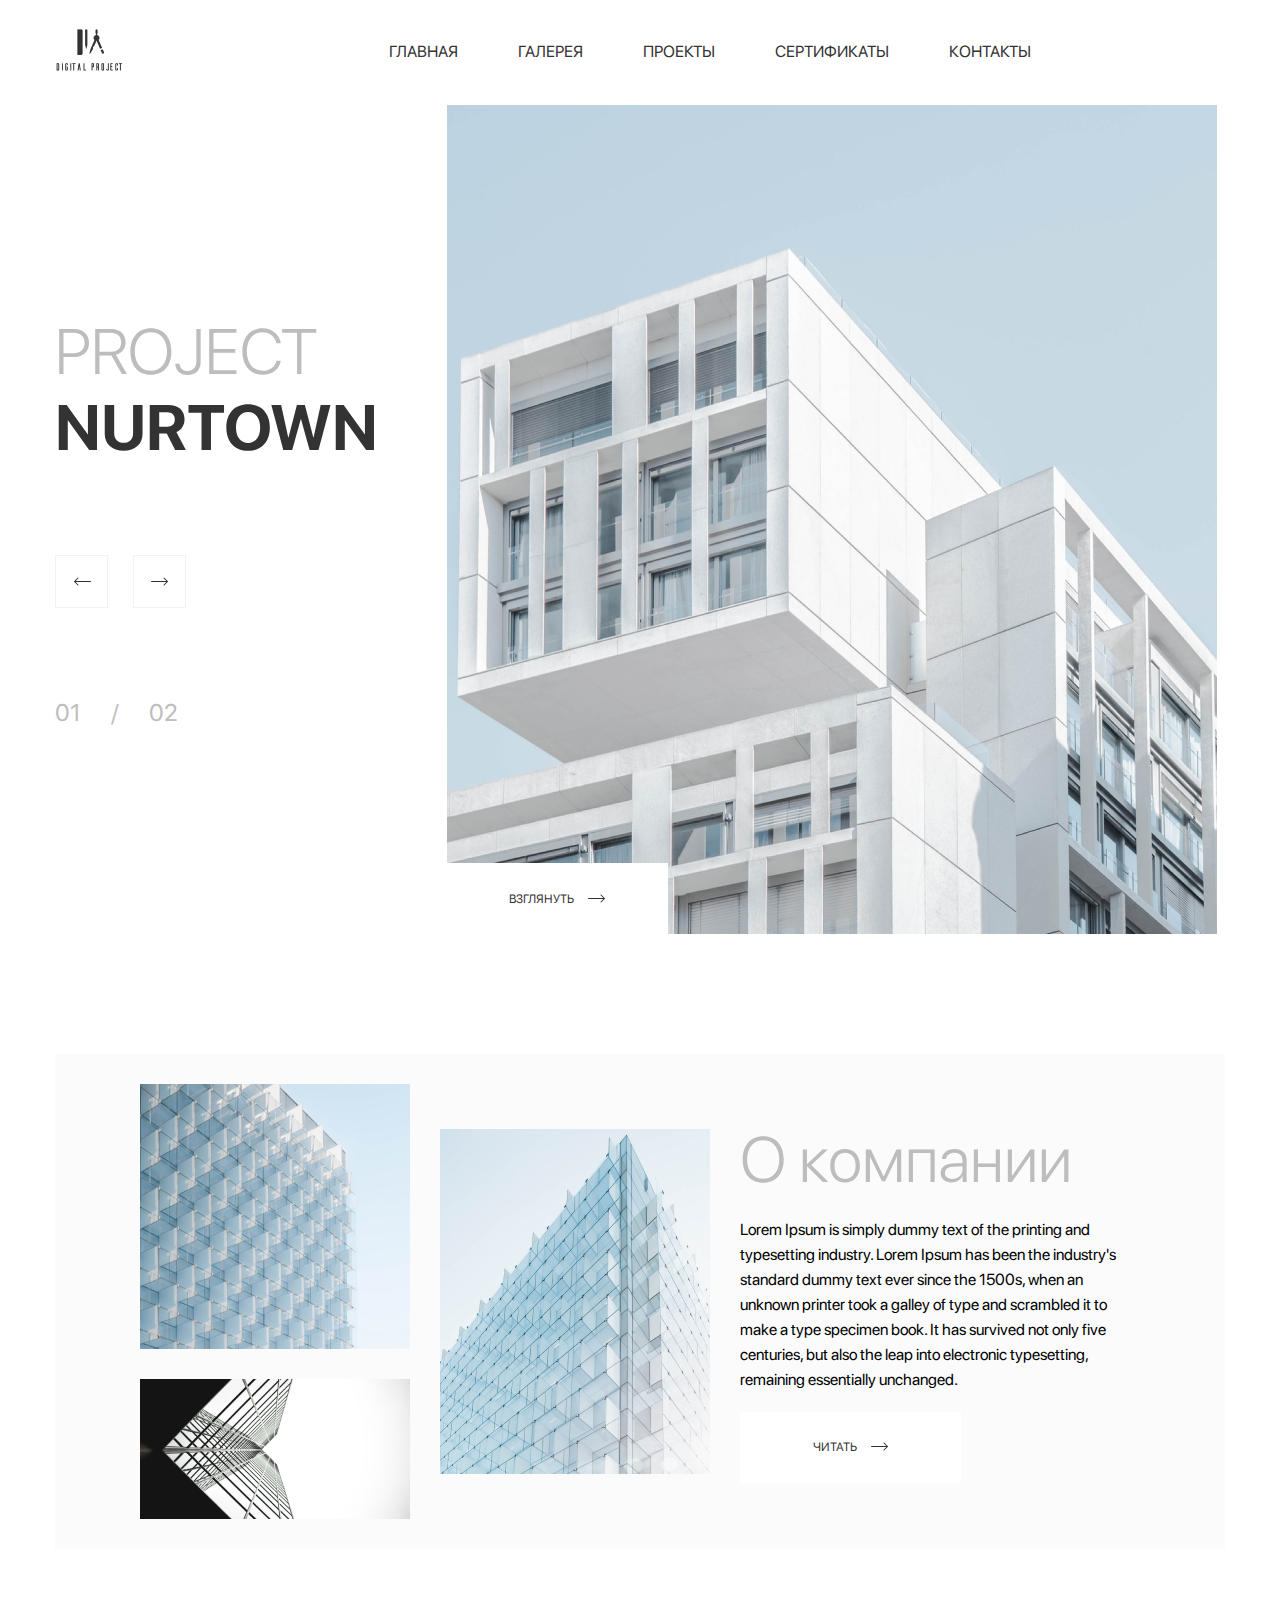
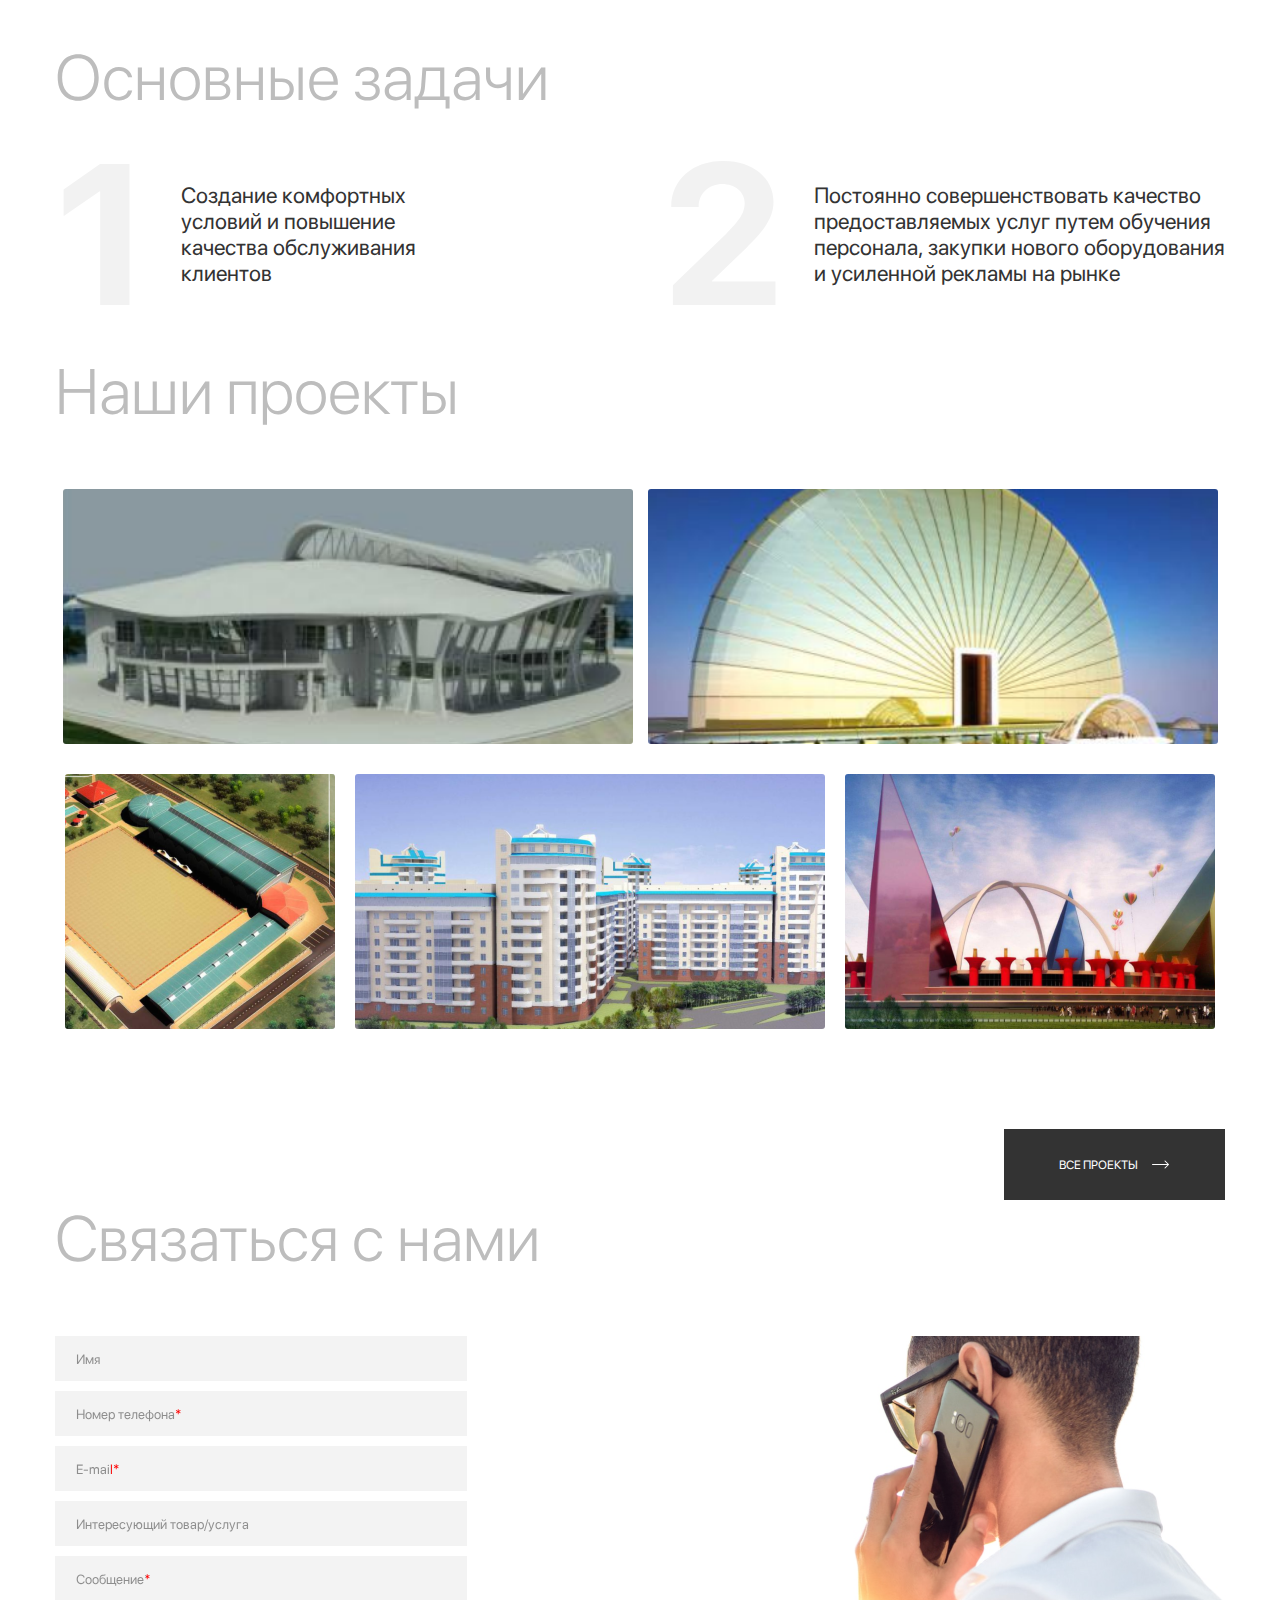
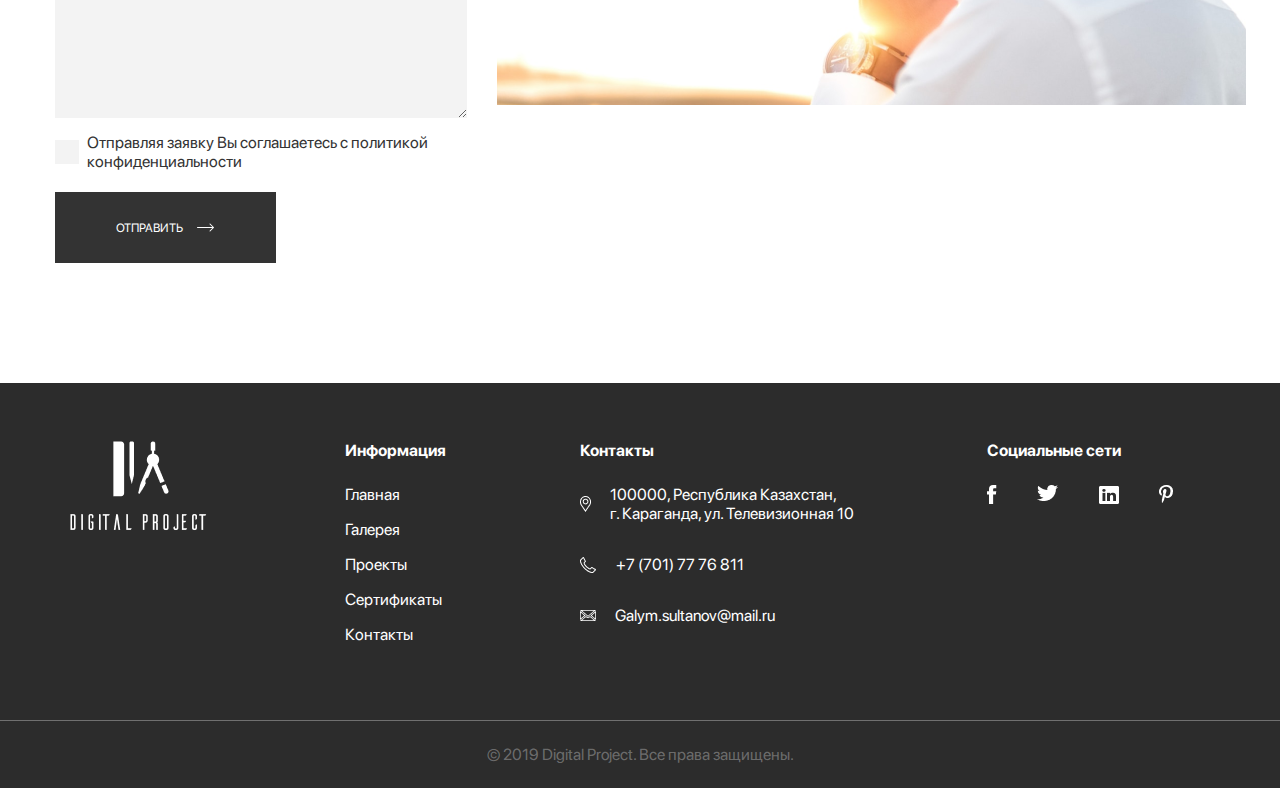
<file: index.html>
<!DOCTYPE html>
<html lang="en">
<head>
    <meta charset="UTF-8">
    <meta name="viewport" content="width=device-width, initial-scale=1.0">
    <title>DIGITAL PROJECT</title>
    <link rel="stylesheet" href="style.css">
</head>
<body>
    <div class="container">
        <header class="logo-navigation">
            <img src="image/logo.png" alt="" class="logo">
            <nav class="navigation">
                <a href="">ГЛАВНАЯ</a>
                <a href="gallery.html">ГАЛЕРЕЯ</a>
                <a href="">ПРОЕКТЫ</a>
                <a href="">СЕРТИФИКАТЫ</a>
                <a href="">КОНТАКТЫ</a>
            </nav>
        </header>

        <div class="PROJECT-NURTOWN">
            <div class="name-button">
                <h1>PROJECT<br>
                <span id="NURTOWN">NURTOWN</span></h1>

                <div class="button-slider">
                    <button id="prev"><img src="image/row-right.png" alt=""></button>
                    <button id="next"><img src="image/row-right.png" alt=""></button>
                </div>

                <div class="num-slides">
                    <h2><span class="num-change">01</span> / 02</h2>
                </div>
            </div>

            <div class="slider-wrapper">
                <button class="transition-button">ВЗГЛЯНУТЬ <img src="image/row-right.png" alt=""></button>
                <div class="slider">                    
                    <img src="image/PN1.png" alt="" id="slide-1">
                    <img src="image/PN2.jpg" alt="" id="slide-2">
                </div>
            </div>
        </div>

        <div class="About-Company">
            <div class="photo-office">
                <div class="right-photo">
                    <img src="image/about_company1.png" alt="">
                    <img src="image/about_company3.png" alt="">
                </div>
                <img src="image/about_company2.png" alt="">
            </div>

            <div class="adout-us">
                <h1>О компании</h1>
                <p>Lorem Ipsum is simply dummy text of the printing and typesetting industry. Lorem Ipsum has been the industry's standard dummy text ever since the 1500s, when an unknown printer took a galley of type and scrambled it to make a type specimen book. It has survived not only five centuries, but also the leap into electronic typesetting, remaining essentially unchanged.</p>
                <button class="transition-button">ЧИТАТЬ <img src="image/row-right.png" alt=""></button>
            </div>
        </div>

        <div class="main-task">
            <h1>Основные задачи</h1>
            <div class="num-task">
                <div class="r-tusk">
                    <span class="big-number">1</span>
                    <p class="text-task">Создание комфортных<br>
                        условий и повышение<br>
                        качества обслуживания<br>
                        клиентов</p>
                </div>
                <div class="l-tusk">
                    <span class="big-number">2</span>
                    <p class="text-task">Постоянно совершенствовать качество<br>
                        предоставляемых услуг путем обучения<br>
                        персонала, закупки нового оборудования<br>
                        и усиленной рекламы на рынке</p>
                </div>
            </div>
        </div>

        <div class="our-projects">
           <h1 class="title">Наши проекты</h1>
            <div class="projects">
                <!-- проекты сверху -->
                <div class="upper">
                    <!-- проект 1 -->
                    <div class="thumbs">
                        <img src="image/project_main1.png" />
                        <div class="caption">
                            <span class="title">ДОСУГОВЫЙ ЦЕНТР</span>
                            <span class="info"><button class="info-button">ПОДРОБНЕЕ <img src="image/row-right-white.png" alt="" class="info-image"></button></span>
                        </div>
                    </div>
                    <!-- проект 2 -->
                    <div class="thumbs">
                        <img src="image/project_main2.png"/>
                        <div class="caption">
                            <span class="title">РАМПА</span>
                            <span class="info"><button class="info-button">ПОДРОБНЕЕ <img src="image/row-right-white.png" alt="" class="info-image"></button></span>
                        </div>
                    </div>
                </div>
                <!-- проекты снизу -->
                <div class="down">
                    <!-- проект 1 -->
                    <div class="thumbs">
                        <img src="image/project_main3.png" id="image-info1"/>
                        <div class="caption">
                            <span class="title">ПОЛЕ</span>
                            <span class="info"><button class="info-button">ПОДРОБНЕЕ <img src="image/row-right-white.png" alt="" class="info-image"></button></span>
                        </div>
                    </div>
                    <!-- проект 2 -->
                    <div class="thumbs">
                        <img src="image/project_main4.png" id="image-info2"/>
                        <div class="caption">
                            <span class="title">ОТЕЛЬ</span>
                            <span class="info"><button class="info-button">ПОДРОБНЕЕ <img src="image/row-right-white.png" alt="" class="info-image"></button></span>
                        </div>
                    </div>
                    <!-- проект 3 -->
                    <div class="thumbs">
                        <img src="image/project_main5.png" id="image-info3"/>
                        <div class="caption">
                            <span class="title">ПАРК</span>
                            <span class="info"><button class="info-button">ПОДРОБНЕЕ <img src="image/row-right-white.png" alt="" class="info-image"></button></span>
                        </div>
                    </div>
                </div>

            </div>
            <div class="button-container">
                <button class="button-black">ВСЕ ПРОЕКТЫ <img src="image/row-right-white.png" alt=""></button>
            </div>
        </div>

        <div class="contact-us">
            <h1 class="title">Связаться с нами</h1>
            <div class="form-and-image">
                <form  class="form">
                    <input type="text" placeholder="Имя" class="name">
                    <input name="phone" data-phone-pattern class="phone" placeholder="Номер телефона*" required>
                    <input type="email" placeholder="E-mail*" required class="email">
                    <input type="text" placeholder="Интересующий товар/услуга" class="item">
                    <textarea name="comment" placeholder="Сообщение*" class="textarea" required></textarea>
                    <div class="checkbox-access">
                        <input type="checkbox" class="custom-checkbox" id="happy" name="happy" value="yes" required>
                        <label for="happy" class="access">
                            Отправляя заявку Вы соглашаетесь с политикой<br>
                            конфиденциальности
                        </label>
                    </div>
                    <button type="button" class="button-black" id="but">ОТПРАВИТЬ <img src="image/row-right-white.png" alt=""></button>
                </form>
                <img src="image/contact.png" alt="" class="contact-image">
            </div>
        </div>

        <div class="popup-ths hidden-popup">
            <div class="popup-content">
                <div class="close"><img src="image/close.png" alt=""></div>
                <img src="image/success.png" alt="" class="success-image">
                <h1 class="success-title">Спасибо !</h1>
                <p class="success-text">Ваше сообщение отправлено мы свяжемся с вами в <br>ближайшее время</p>
                <button class="button-black" id="success-button">ВЕРНУТСЯ НАЗАД</button>
            </div>
        </div>
    </div>

    <footer>
        <div class="up-footer">
            <img src="image/logo-white.png" alt=""> 

            <div class="information">
                <h1 class="title-footer">Информация</h1>
                <nav class="information-content">
                    <a href="" class="information-item">Главная</a>
                    <a href="" class="information-item">Галерея</a>
                    <a href="" class="information-item">Проекты</a>
                    <a href="" class="information-item">Сертификаты</a>
                    <a href="" class="information-item">Контакты</a>
                </nav>
            </div>
    
            <div class="contact">
                <h1 class="title-footer">Контакты</h1>
                <div class="content-contact">
                    <img src="image/geo.png" alt="">
                    <p>100000, Республика Казахстан,<br> г. Караганда, ул. Телевизионная 10</p>
                </div>
    
                <div class="content-contact">
                    <img src="image/phone.png" alt="">
                    <p>+7 (701) 77 76 811</p>
                </div>
    
                <div class="content-contact">
                    <img src="image/mail.png" alt="">
                    <p>Galym.sultanov@mail.ru</p>
                </div>
            </div>
    
            <div class="social">
                <h1 class="title-footer">Социальные сети</h1>
                <div class="content-social">
                    <a href=""><img src="image/facebook.png" alt=""></a>
                    <a href=""><img src="image/twitter.png" alt=""></a>
                    <a href=""><img src="image/Linked In.png" alt=""></a>
                    <a href=""><img src="image/pininterest.png" alt=""></a>
                </div>
            </div>
        </div>

        <div class="down-footer">
            <p>© 2019 Digital Project. Все права защищены.</p>
        </div>
    </footer>
    <script src="main.js"></script>
</body>
</html>
</file>
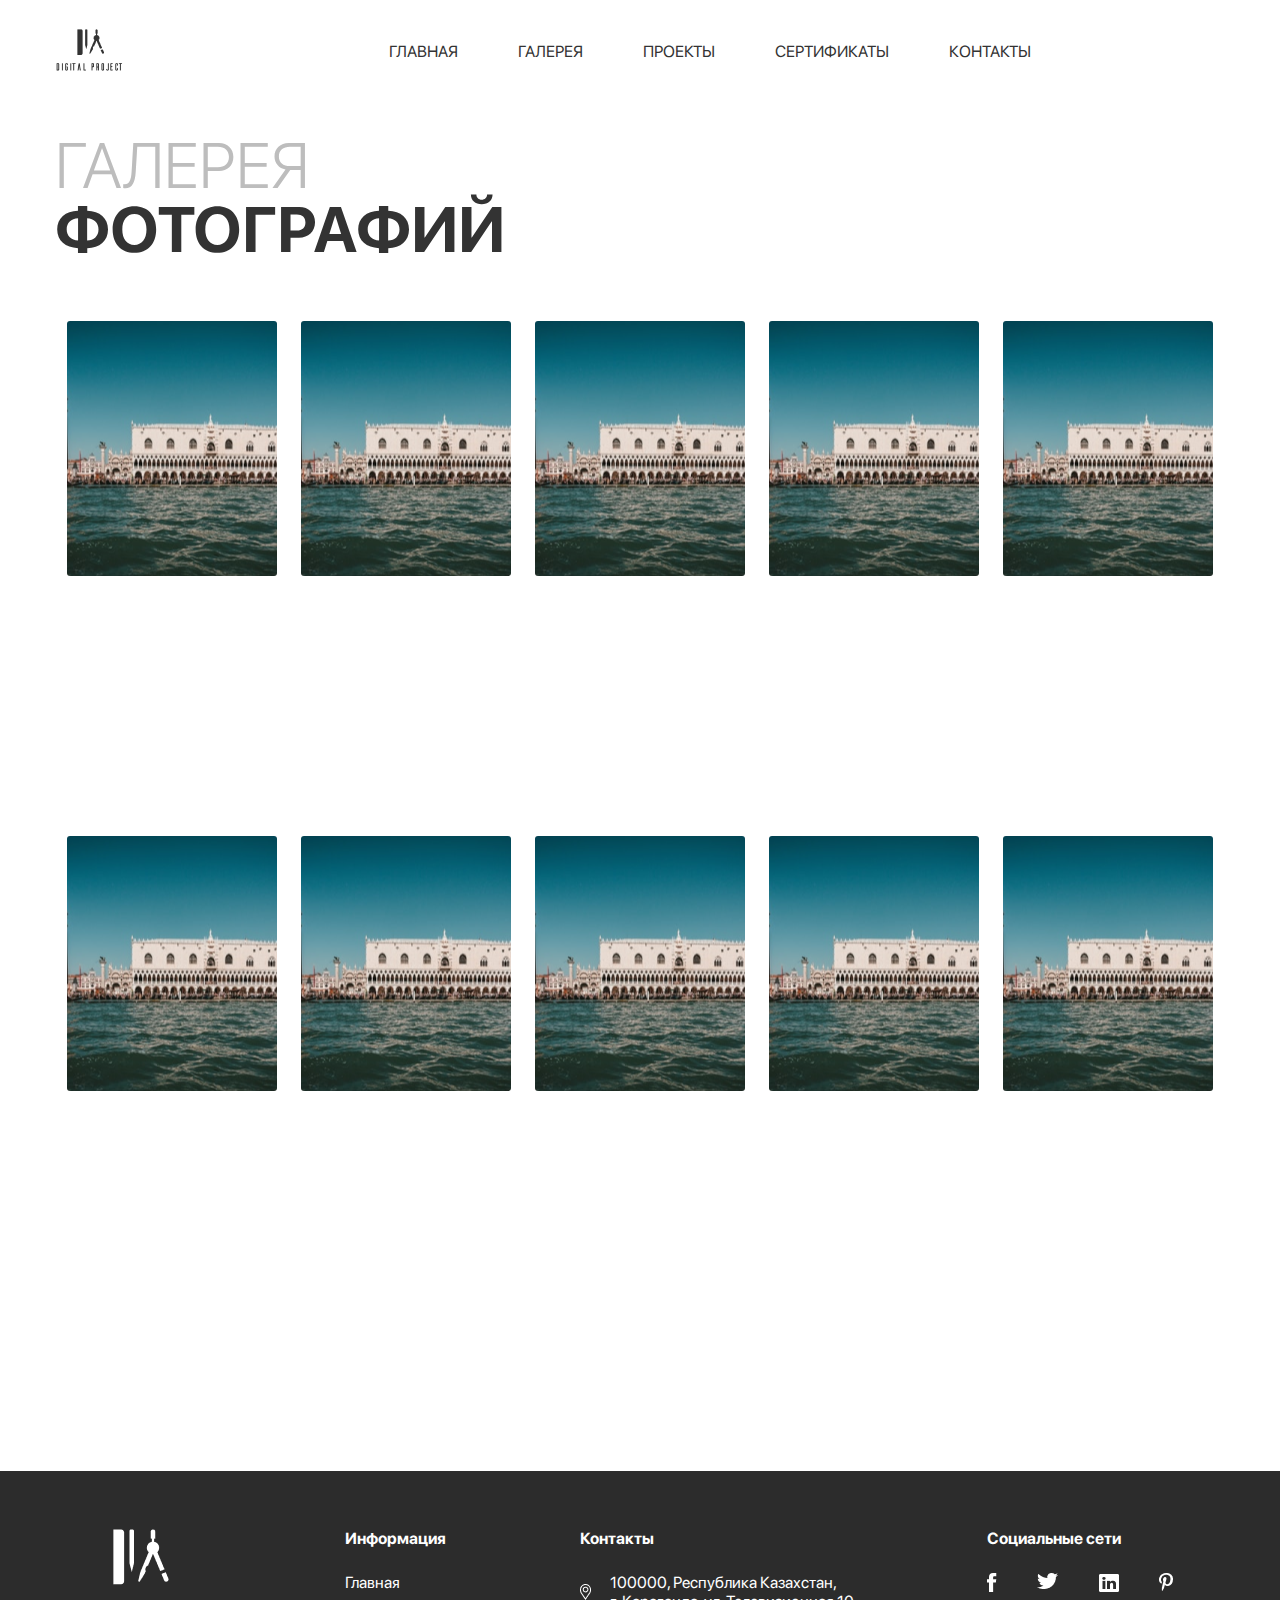
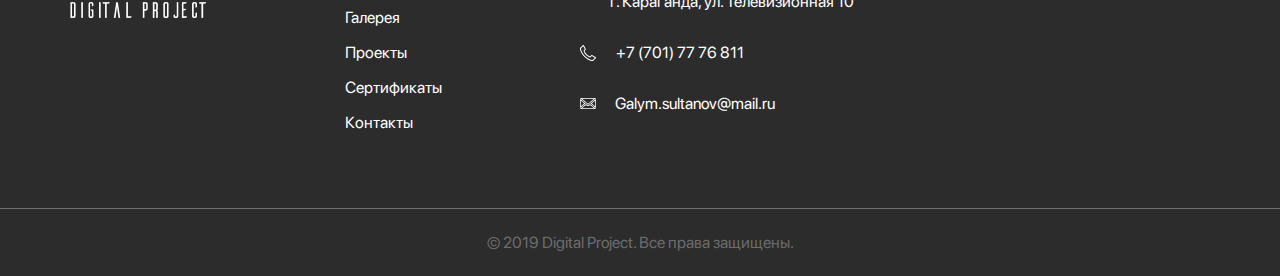
<file: gallery.html>
<!DOCTYPE html>
<html lang="en">
<head>
    <meta charset="UTF-8">
    <meta name="viewport" content="width=device-width, initial-scale=1.0">
    <title>DIGITAL PROJECT</title>
    <link rel="stylesheet" href="style-gallery.css">
</head>
<body>
    <div class="container">
        <header class="logo-navigation">
            <img src="image/logo.png" alt="" class="logo">
            <nav class="navigation">
                <a href="index.html">ГЛАВНАЯ</a>
                <a href="">ГАЛЕРЕЯ</a>
                <a href="">ПРОЕКТЫ</a>
                <a href="">СЕРТИФИКАТЫ</a>
                <a href="">КОНТАКТЫ</a>
            </nav>
        </header>
        
        <div class="gallery">
            <h1 class="title-gallery">ГАЛЕРЕЯ<br><span>ФОТОГРАФИЙ</span></h1>
            <div class="gallery-content">
                <div class="gc-up">
                    <div class="thumbs">
                        <div class="photo"></div>
                    
                        <div class="caption">
                            <p class="title">Красивое фото.</p>
                        </div>
                    </div>

                    <div class="thumbs">
                        <div class="photo"></div>
                    
                        <div class="caption">
                            <p class="title">Красивое фото.</p>
                        </div>
                    </div>

                    <div class="thumbs">
                        <div class="photo"></div>
                    
                        <div class="caption">
                            <p class="title">Красивое фото.</p>
                        </div>
                    </div>

                    <div class="thumbs">
                        <div class="photo"></div>
                    
                        <div class="caption">
                            <p class="title">Красивое фото.</p>
                        </div>
                    </div>

                    <div class="thumbs">
                        <div class="photo"></div>
                    
                        <div class="caption">
                            <p class="title">Красивое фото.</p>
                        </div>
                    </div>
                </div>

                <div class="gc-down">

                    <div class="thumbs">
                        <div class="photo"></div>
                    
                        <div class="caption">
                            <p class="title">Красивое фото.</p>
                        </div>
                    </div>

                    
                    <div class="thumbs">
                        <div class="photo"></div>
                    
                        <div class="caption">
                            <p class="title">Красивое фото.</p>
                        </div>
                    </div>

                    
                    <div class="thumbs">
                        <div class="photo"></div>
                    
                        <div class="caption">
                            <p class="title">Красивое фото.</p>
                        </div>
                    </div>

                    
                    <div class="thumbs">
                        <div class="photo"></div>
                    
                        <div class="caption">
                            <p class="title">Красивое фото.</p>
                        </div>
                    </div>

                    
                    <div class="thumbs">
                        <div class="photo"></div>
                    
                        <div class="caption">
                            <p class="title">Красивое фото.</p>
                        </div>
                    </div>
                </div>
            </div>
        </div>
    </div>
    <footer>
        <div class="up-footer">
            <img src="image/logo-white.png" alt=""> 

            <div class="information">
                <h1 class="title-footer">Информация</h1>
                <nav class="information-content">
                    <a href="" class="information-item">Главная</a>
                    <a href="" class="information-item">Галерея</a>
                    <a href="" class="information-item">Проекты</a>
                    <a href="" class="information-item">Сертификаты</a>
                    <a href="" class="information-item">Контакты</a>
                </nav>
            </div>
    
            <div class="contact">
                <h1 class="title-footer">Контакты</h1>
                <div class="content-contact">
                    <img src="image/geo.png" alt="">
                    <p>100000, Республика Казахстан,<br> г. Караганда, ул. Телевизионная 10</p>
                </div>
    
                <div class="content-contact">
                    <img src="image/phone.png" alt="">
                    <p>+7 (701) 77 76 811</p>
                </div>
    
                <div class="content-contact">
                    <img src="image/mail.png" alt="">
                    <p>Galym.sultanov@mail.ru</p>
                </div>
            </div>
    
            <div class="social">
                <h1 class="title-footer">Социальные сети</h1>
                <div class="content-social">
                    <a href=""><img src="image/facebook.png" alt=""></a>
                    <a href=""><img src="image/twitter.png" alt=""></a>
                    <a href=""><img src="image/Linked In.png" alt=""></a>
                    <a href=""><img src="image/pininterest.png" alt=""></a>
                </div>
            </div>
        </div>

        <div class="down-footer">
            <p>© 2019 Digital Project. Все права защищены.</p>
        </div>
    </footer>
</body>
</html>
</file>
<file: style.css>
@font-face{
    font-family: 'TTHoves-reg';
    src: url(font/TTHoves/TTHoves-Regular.eot);
}
@font-face{
    font-family: 'TTHoves-light';
    src: url(font/TTHoves/TTHoves-Light.eot);
}
@font-face{
    font-family: 'TTHoves-bold';
    src: url(font/TTHoves/TTHoves-Bold.eot);
}
@font-face{
    font-family: 'SFPD-bold';
    src: url(font/SFPD/SF-Pro-Display-Bold.otf);
}
@font-face{
    font-family: 'SFPD-reg';
    src: url(font/SFPD/SF-Pro-Display-Regular.otf);
}
@font-face{
    font-family: 'SFPD-light';
    src: url(font/SFPD/SF-Pro-Display-Light.otf);
}
*{
    margin: 0 auto;
    padding: 0;
    font-family: 'SFPD-reg';
    font-weight: 300;
    text-decoration: none;
    color: #333333;
}
.hidden{
    display: none;
}
/* Общий контейнер */
.container{
    max-width: 1170px;
    width: 100%;
    margin-top: 29px;
}
/* блок с навигацией и лого */
.logo-navigation{
    display: flex;
    justify-content: space-between;
    align-items: center;
    margin-bottom: 32px;
}
/* лого */
.logo{
    margin: 0;
}
/* стили для ссылок в навигации */
.navigation a{
    padding: 0px 30px;
    display: inline-block;
}
.navigation a::after{
	content: "";
    display: block;
    bottom: -3px;
    width: 0;
    left: 0;
    right: 0;
    margin: 0 auto;
    height: 1px;
    background-color: #333333;
    transition: width 0.5s, opacity 0.8s;
}
.navigation a::before{
	content: "";
    display: block;
    bottom: -3px;
    width: 0;
    height: 1px;
    left: 0;
    right: 0;
    margin: 0 auto;
    background-color: #333333;
    transition: width 0.5s, opacity 0.8s;
}
.navigation a:hover:after,
.navigation a:hover:before{
    width: 100%;
    left: 0;
    right: 0;
    margin: 0 auto;
}
.navigation{
margin-left: 20%;
    display: flex;
}
/* блок с слайдером */
.PROJECT-NURTOWN{
    display: flex;
}
.name-button{
    margin: 0;
    display: flex;
    flex-direction: column;
    justify-content: center;
}
.name-button h1{
    color: #BDBDBD;
    font-family: 'SFPD-light';
    font-size: 64px;
}
#NURTOWN{
    font-family: 'SFPD-bold';
    font-size: 64px;
}
.button-slider{
    margin: 90px 0px;
}
/* кнопки переключения слайдов и их стили */
#prev,#next{
    width: 53px;
    height: 53px;
    background-color: #ffff;
    border: #F2F2F2 solid 1px;
    transition: 1s;
}
#prev:hover
,#next:hover{
    background-color: #F9F9F9;
}
#prev img{
    transform: scaleX(-1);
}
#prev{
    margin-right: 22px;
}
/* номер слайда */
.num-slides{
    margin: 0;
}
.num-slides h2{
    word-spacing:25px;
    color: #BDBDBD;
}
.num-change{
    
    color: #BDBDBD;
}
/* слайдер */
.slider{
    width: 770px;
    height: 829px;
    z-index: 1;
}
.slide-active{
    opacity: 1;
}
#slide-1, #slide-2{
    position: absolute;
    width: 770px;
    height: 829px;
    transition: opacity 2s ease; 
    z-index: 0;
}

.slider-wrapper button{
    z-index: 2;
    position: absolute;
}
.transition-button{
    text-align: center;
    word-spacing:12px;
    width: 221px;
    height: 71px;
    border: none;
    background-color: white;
    cursor: pointer;
    font-size: 12px;
}
.slider-wrapper{
    margin-left: 69px;
    display: flex;
    align-items: end;
}

.About-Company{
    background-color: #FBFBFB;
    display: flex;
    align-items: center;
    justify-content: center;
    margin-top: 120px;
}
.adout-us h1{
    font-family: 'SFPD-light';
    font-size: 64px;
    color: #BDBDBD;
}
.adout-us p{
    color:black;
    line-height: 25px;
    max-width: 400px;
    margin: 20px 0px;
}
.adout-us{
    margin: 30px 0px 30px 30px;
}
.right-photo{
    display: flex;
    flex-direction: column;
    margin-right: 30px;
}
.right-photo img:first-child{
    margin-bottom: 30px;
}
.photo-office{
    display: flex;
    align-items: center;
    margin: 30px 0px;
}
/* Основные задачи */
.main-task{
    margin-top: 90px;
}
.main-task h1{
    font-size: 64px;
    color: #BDBDBD;
    font-family: 'SFPD-light';
}
.num-task{
    
    display: flex;
    justify-content: space-between;
}
.r-tusk, .l-tusk{
    display: flex;
    align-items: center;
    margin: 0;
}
.big-number{
    font-family: 'SFPD-bold';
    color: #F2F2F2;
    font-size: 200px;
    margin-right: 30px;
}
.text-task{
    font-size: 22px;
}

.title{
    color: #BDBDBD;
    font-family: 'SFPD-light';
    font-size: 64px;
    margin-bottom: 60px;
}
.upper{
    display: flex;
    height: 255px;
    margin-bottom: 30px;
}
.down{
    display: flex;
}
#image-info1{
    margin: 0;
    width: 270px;
    height: 255px;
}
#image-info2{
    margin: 0;
    width: 470px;
    height: 255px;
}
#image-info3{
    margin: 0;
    width: 370px;
    height: 255px;
}
.down > .thumbs:nth-child(2){
    width: 470px;
}
.down > .thumbs:nth-child(1){
    width: 270px;
}
.down > .thumbs:nth-child(3){
    width: 370px;
}

.thumbs {
    width: 100%;
    max-width: 570px;
    margin-bottom: 100px;
    height: 255px;
    opacity: .99;
    overflow: hidden;
    position: relative;
    border-radius: 3px;

  }
  .thumbs:before {
    content: '';
    background: linear-gradient(to bottom, transparent 0%, rgba(0, 0, 0, 0.7) 100%);
    width: 100%;
    height: 50%;
    opacity: 0;
    position: absolute;
    top: 100%;
    left: 0;
    z-index: 2;
    transition-property: top, opacity;
    transition-duration: 0.3s;
  }
  .thumbs img {
    display: block;
    width: 100%; /* ширина картинки */
    height: auto; /* высота картинки */
    backface-visibility: hidden;
  }
  .thumbs .caption {
    width: 100%;
    padding: 20px;
    color: #ffff;
    position: absolute;
    bottom: 0;
    left: 0;
    z-index: 3;
    text-align: start;
  }
  .thumbs .caption span {
    display: block;
    opacity: 0;
    position: relative;
    top: 100px;

    transition-property: top, opacity;

    transition-duration: 0.3s;

    transition-delay: 0s;
  }
  .thumbs .caption .title {
    line-height: 1;
    font-family: 'SFPD-bold';
    font-size: 64px;
    color: white;
    text-align: start;
  }
  .thumbs .caption .info {
    text-align: start;
    line-height: 1.2;
    margin-top: 5px;
    font-size: 12px;
  }
  .thumbs:focus:before,
  .thumbs:focus span, .thumbs:hover:before,
  .thumbs:hover span {
    opacity: 1;
  }
  .thumbs:focus:before, .thumbs:hover:before {
    top: 50%;
  }
  .thumbs:focus span, .thumbs:hover span {
    top: 0;
  }
  .thumbs:focus .title, .thumbs:hover .title {
    transition-delay: 0.15s;
  }
  .thumbs:focus .info, .thumbs:hover .info {
    transition-delay: 0.25s;
  }
  .info-button{
    cursor: pointer;
    text-align: start;
    display: flex;
    font-size: 12px;
    background: none;
    color:white;
    border: none;
    margin: 0;
  }
  .info-image{
    text-align: start;
    padding-left: 12px;
    width: 24px;
    height: 24px;
  }
  .button-container{
    display: flex;
    justify-content: end;
  }
  .button-black{
    font-family: 'SFPD-reg';
    margin: 0;
    line-height: 12px; /* 100% */
    color: white;
    text-align: center;
    width: 221px;
    height: 71px;
    border: none;
    background-color: #333333;
    cursor: pointer;
    font-size: 12px;
  }
  .button-black img{
    margin-left: 12px;
  }

input{
    margin: 0;
    color: black;
    width: 391px;
    height: 45px;
    background-color: #F3F3F3;
    border: none;
    margin-bottom: 10px;
    padding-left: 21px;
}
textarea{
    padding:15px 0px 0px 21px;
    border: none;
    margin: 0;
    width: 391px;
    height: 147px;
    background-color: #F3F3F3;
    margin-bottom: 15px;
}
.checkbox-access{
    display: flex;
    margin: 0;
}
.checkbox-access input{
    width: 24px;
    margin-right: 16px;
}
.access{
    margin: 0;
}
.form{
    display: flex;
    flex-direction: column;
}
.item::-webkit-input-placeholder {
    background: -webkit-linear-gradient(left, #8D8D8D 0%, #8D8D8D 72%,red 0%, red 0%);
    -webkit-background-clip: text;
    -webkit-text-fill-color: transparent;
}
.name::-webkit-input-placeholder {
    background: -webkit-linear-gradient(left, #8D8D8D 0%, #8D8D8D 72%,red 0%, red 0%);
    -webkit-background-clip: text;
    -webkit-text-fill-color: transparent;
  }
.phone::-webkit-input-placeholder {
  background: -webkit-linear-gradient(left, #8D8D8D 0%, #8D8D8D 25.2%,red 0%, red 10%);
  -webkit-background-clip: text;
  -webkit-text-fill-color: transparent;
}
.email::-webkit-input-placeholder {
    background: -webkit-linear-gradient(left, #8D8D8D 0%, #8D8D8D 9%,red 0%, red 10%);
    -webkit-background-clip: text;
    -webkit-text-fill-color: transparent;
  }
.textarea::-webkit-input-placeholder {
    background: -webkit-linear-gradient(left, #8D8D8D 0%, #8D8D8D 18%,red 0%, red 10%);
    -webkit-background-clip: text;
    -webkit-text-fill-color: transparent;
  }
.form-and-image{
    display: flex;
    align-items: start;
}

.contact-image{
    margin-left: 30px;
}

.custom-checkbox {
    border-color: none;
    background-color: none;
    width: 24px;
    height: 24px;
    position: absolute;
    z-index: -1;
    opacity: 0;
  }
  .custom-checkbox+label {
    display: inline-flex;
    align-items: center;
    user-select: none;
  }
  .custom-checkbox+label::before {
    content: '';
    display: inline-block;
    width: 24px;
    height: 24px;
    flex-shrink: 0;
    flex-grow: 0;
    border: none;
    margin-right: 0.5em;
    background-color: #F3F3F3;
    background-repeat: no-repeat;
    background-position: center center;
    background-size: 50% 50%;
  }
  .custom-checkbox:checked+label::before {
    border-color: none;
    background-color: none;
    background-image: url("/image/path.png");
  }
#but{
    margin-top: 21px;
}




.popup-ths{
    display: flex;
    align-items: center;
    width:100%;
    min-height:100%;
    background-color: rgba(0,0,0,0.5);
    overflow:hidden;
    position:fixed;
    top:0px;
    left: 0px;
    right: 0px;
    z-index: 100;
}
.popup-content{
    max-width: 526px;
    padding: 22px 16px;
    background-color:#ffff;
    display: flex;
    flex-direction: column;
}
.close{
    margin: 0;
    display: flex;
    justify-content: end;
    cursor: pointer;
}
.close img{
    margin: 0;
}
.success-text{
    margin: 27px 0px 41px 0px;
    text-align: center;
}
#success-button{
    margin: 0 auto;
    width: 391px;
    height: 42px;
}
.hidden-popup{
    display: none;
}


footer{
    background-color: #2C2C2C;
    margin-top: 120px;
}
.up-footer{
    padding-top: 58px;
    display: flex;
    align-items: start;
    margin-bottom: 60px;
}
.title-footer{
    color: #ffffff;
    font-size: 16px;
    font-family: 'SFPD-bold';
    padding-bottom: 25px;  
}
.information-content{
    display: flex;
    flex-direction: column;
}
.information-content a{
    margin:0px 0px 16px 0px;
    color: #ffff;  
}

.content-contact{
    margin: 0;
    display: flex;
    align-items: center;
    padding-bottom: 32px;
}
.content-contact p{
    margin: 0;
    color: white;
}
.content-contact img{
    padding-right: 19px;
    margin: 0;
}

.content-social{
    display: flex;
}
.content-social a{
    margin-right: 40px;
}

.down-footer{
    border-top: 1px #c8c8c870 solid;
    display: flex;
    justify-content: center ;

}
.down-footer p{
    color: #c8c8c86c;
    margin: 24px 0px;
}
</file>
<file: style-gallery.css>
@font-face {
    font-family: 'TTHoves-reg';
    src: url(font/TTHoves/TTHoves-Regular.eot);
}

@font-face {
    font-family: 'TTHoves-light';
    src: url(font/TTHoves/TTHoves-Light.eot);
}

@font-face {
    font-family: 'TTHoves-bold';
    src: url(font/TTHoves/TTHoves-Bold.eot);
}

@font-face {
    font-family: 'SFPD-bold';
    src: url(font/SFPD/SF-Pro-Display-Bold.otf);
}

@font-face {
    font-family: 'SFPD-reg';
    src: url(font/SFPD/SF-Pro-Display-Regular.otf);
}

@font-face {
    font-family: 'SFPD-light';
    src: url(font/SFPD/SF-Pro-Display-Light.otf);
}

* {
    margin: 0 auto;
    padding: 0;
    font-family: 'SFPD-reg';
    font-weight: 300;
    text-decoration: none;
    color: #333333;
}

.hidden {
    display: none;
}

/* Общий контейнер */
.container {
    max-width: 1170px;
    width: 100%;
    margin-top: 29px;
}

/* блок с навигацией и лого */
.logo-navigation {
    display: flex;
    justify-content: space-between;
    align-items: center;
    margin-bottom: 60px;
}

/* лого */
.logo {
    margin: 0;
}

/* стили для ссылок в навигации */
.navigation a {
    padding: 0px 30px;
    display: inline-block;
}

.navigation a::after {
    content: "";
    display: block;
    bottom: -3px;
    width: 0;
    left: 0;
    right: 0;
    margin: 0 auto;
    height: 1px;
    background-color: #333333;
    transition: width 0.5s, opacity 0.8s;
}

.navigation a::before {
    content: "";
    display: block;
    bottom: -3px;
    width: 0;
    height: 1px;
    left: 0;
    right: 0;
    margin: 0 auto;
    background-color: #333333;
    transition: width 0.5s, opacity 0.8s;
}

.navigation a:hover:after,
.navigation a:hover:before {
    width: 100%;
    left: 0;
    right: 0;
    margin: 0 auto;
}

.navigation {
    margin-left: 20%;
    display: flex;
}

footer {
    background-color: #2C2C2C;
    margin-top: 120px;
}

.up-footer {
    padding-top: 58px;
    display: flex;
    align-items: start;
    margin-bottom: 60px;
}

.title-footer {
    color: #ffffff;
    font-size: 16px;
    font-family: 'SFPD-bold';
    padding-bottom: 25px;
}

.information-content {
    display: flex;
    flex-direction: column;
}

.information-content a {
    margin: 0px 0px 16px 0px;
    color: #ffff;
}

.content-contact {
    margin: 0;
    display: flex;
    align-items: center;
    padding-bottom: 32px;
}

.content-contact p {
    margin: 0;
    color: white;
}

.content-contact img {
    padding-right: 19px;
    margin: 0;
}

.content-social {
    display: flex;
}

.content-social a {
    margin-right: 40px;
}

.down-footer {
    border-top: 1px #c8c8c870 solid;
    display: flex;
    justify-content: center;

}

.down-footer p {
    color: #c8c8c86c;
    margin: 24px 0px;
}

.title-gallery {
    font-size: 64px;
    color: #BDBDBD;
    font-family: 'SFPD-light';
    line-height: 64px;
    margin-bottom: 60px;
}

.title-gallery span {
    font-size: 64px;
    color: #333333;
    font-family: 'SFPD-bold';
}




.thumbs {
    width: 100%;
    max-width: 210px;
    margin-bottom: 260px;
    height: 255px;
    opacity: .99;
    overflow: hidden;
    position: relative;
    border-radius: 3px;
    z-index: 1;
  }
  .thumbs:before {
    content: '';
    background: #fbfbfb;
    width: 100%;
    height: 0%;
    opacity: 1;
    position: absolute;
    top: 50%;
    left: 0;
    z-index: 1;
    transition-property: top, opacity;
    transition-duration: 0.3s;
    
  }
.photo{
    background-image: url(/image/g0.png);
    background-position: center;
    background-size: cover;
    transition: 1s;
    width: 100%;
    height: 100%;
    z-index: 300;
}
.photo:hover{
    height: 130px;
}
.photo:hover ~ .caption{
    opacity: 1;
}
.photo:hover ~ .thumbs::before{
    height: 50%;
}
  .thumbs .caption {
    opacity: 0;
    display: flex;
    align-items: center;
    justify-content: center;
    width: 100%;
    height: 50%;
    color: #333333;
    position: absolute;
    bottom: 0;
    left: 0;
    z-index: 3;
    text-align: start;
    transition: 1s;
  }
  .thumbs .caption span {
    display: block;
    opacity: 0;
    position: relative;
    top: 100px;
    transition-property: top, opacity;
    transition-duration: 0.3s;
    transition-delay: 0s;
  }
  .thumbs .caption .title {
    font-family: 'SFPD-bold';
    font-size: 12px;
    color: #333333;
    text-align: start;
  }

  .photo:hover ~ .thumbs:focus:before, .thumbs:hover:before {
    top: 50%;
  }

  .gc-up{
    display: flex;
  }
  .gc-down{
    display: flex;
  }
</file>
